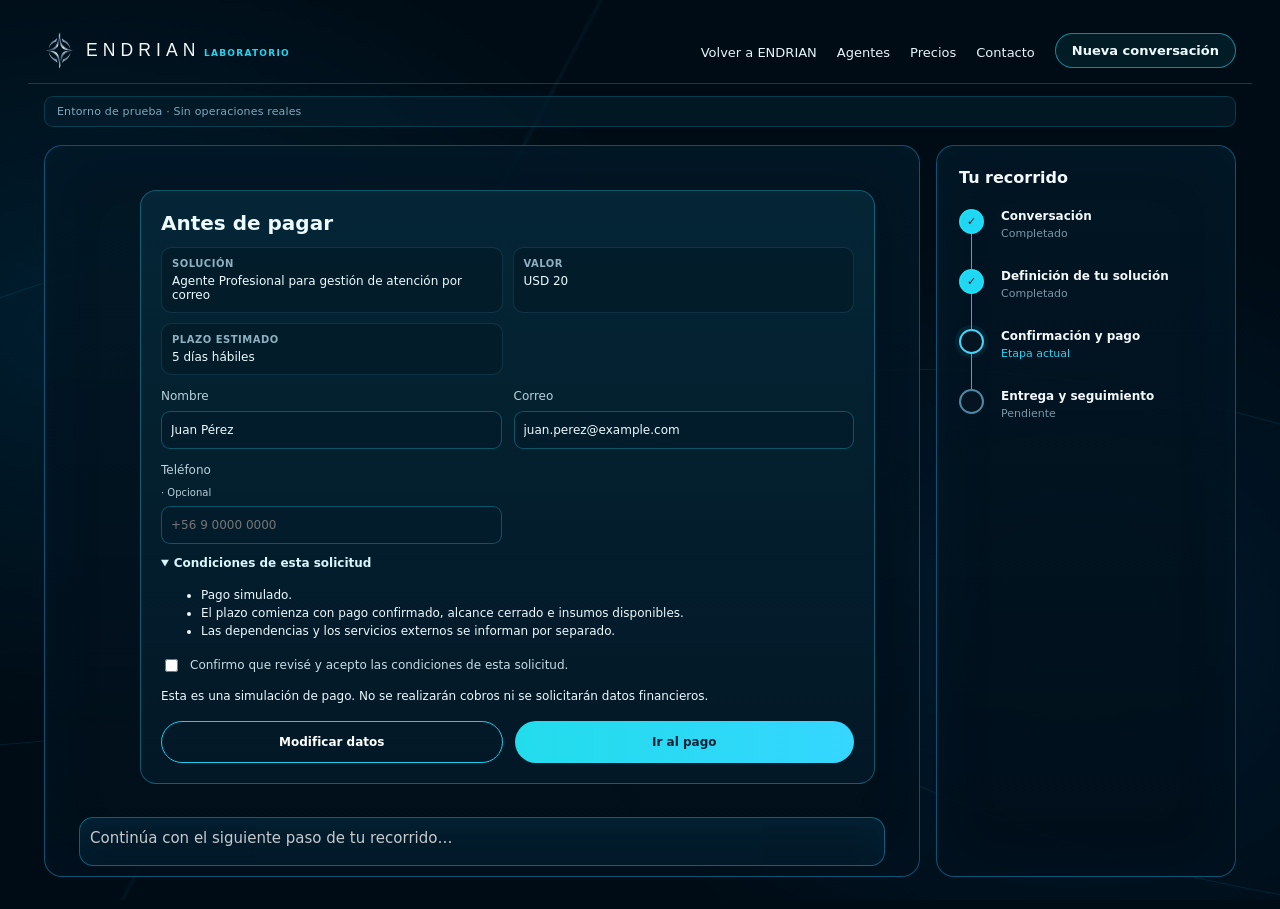
<file: evidence/v036_visual/prepayment_snapshot.html>
<!doctype html><html lang="es"><head><meta charset="utf-8"><meta name="viewport" content="width=device-width,initial-scale=1"><link rel="stylesheet" href="../../frontend/styles.css"><title>v0.3.6 · Antes de pagar</title></head><body>
<div class="ambient"></div><div class="page-shell"><header class="lab-header"><a class="brand"><img src="../../frontend/assets/identity/ENDRIAN_LOCKUP_HORIZONTAL_DARK.svg" alt="ENDRIAN"><span>LABORATORIO</span></a><nav class="header-nav"><button class="nav-button">Volver a ENDRIAN</button><button class="nav-button">Agentes</button><button class="nav-button">Precios</button><button class="nav-button">Contacto</button><button class="nav-button new-conversation-nav">Nueva conversación</button></nav></header><div class="qa-warning">Entorno de prueba · Sin operaciones reales</div>
<main class="workspace"><section class="conversation-panel"><div class="conversation-scroll"><div id="specialPanel"><section class="flow-card"><h2>Antes de pagar</h2><div class="flow-grid"><div class="flow-kv"><strong>Solución</strong><span>Agente Profesional para gestión de atención por correo</span></div><div class="flow-kv"><strong>Valor</strong><span>USD 20</span></div><div class="flow-kv"><strong>Plazo estimado</strong><span>5 días hábiles</span></div></div><div class="form-grid"><label>Nombre<input value="Juan Pérez" readonly></label><label>Correo<input value="juan.perez@example.com" readonly></label><label>Teléfono <small>· Opcional</small><input placeholder="+56 9 0000 0000"></label></div><details open><summary>Condiciones de esta solicitud</summary><ul><li>Pago simulado.</li><li>El plazo comienza con pago confirmado, alcance cerrado e insumos disponibles.</li><li>Las dependencias y los servicios externos se informan por separado.</li></ul></details><label class="check-row"><input type="checkbox"> Confirmo que revisé y acepto las condiciones de esta solicitud.</label><p>Esta es una simulación de pago. No se realizarán cobros ni se solicitarán datos financieros.</p><div class="card-actions"><button class="secondary-cta">Modificar datos</button><button class="primary-cta">Ir al pago</button></div></section></div></div><div class="composer-zone composer--compact"><textarea rows="2" disabled>Continúa con el siguiente paso de tu recorrido…</textarea></div></section>
<aside class="summary-panel"><div class="journey-heading"><h2>Tu recorrido</h2></div><div class="summary-list"><div class="summary-step done"><span class="step-dot">✓</span><strong>Conversación</strong><small>Completado</small></div><div class="summary-step done"><span class="step-dot">✓</span><strong>Definición de tu solución</strong><small>Completado</small></div><div class="summary-step current"><span class="step-dot"></span><strong>Confirmación y pago</strong><small>Etapa actual</small></div><div class="summary-step pending"><span class="step-dot"></span><strong>Entrega y seguimiento</strong><small>Pendiente</small></div></div></aside></main></div></body></html>
</file>
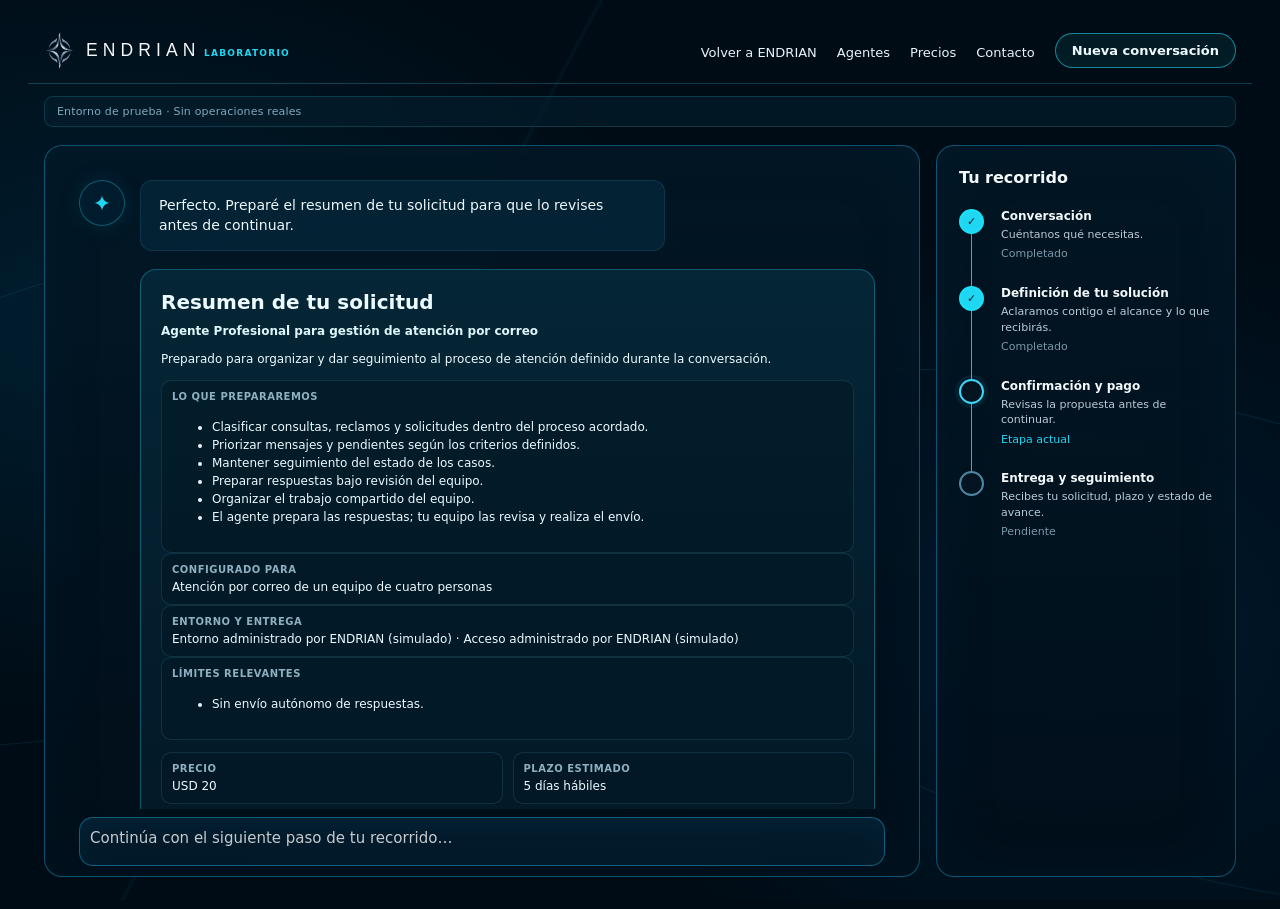
<file: evidence/v036_visual/summary_snapshot.html>
<!doctype html><html lang="es"><head><meta charset="utf-8"><meta name="viewport" content="width=device-width,initial-scale=1"><link rel="stylesheet" href="../../frontend/styles.css"><title>v0.3.6 · Resumen</title></head><body>
<div class="ambient"></div><div class="page-shell"><header class="lab-header"><a class="brand"><img src="../../frontend/assets/identity/ENDRIAN_LOCKUP_HORIZONTAL_DARK.svg" alt="ENDRIAN"><span>LABORATORIO</span></a><nav class="header-nav"><button class="nav-button">Volver a ENDRIAN</button><button class="nav-button">Agentes</button><button class="nav-button">Precios</button><button class="nav-button">Contacto</button><button class="nav-button new-conversation-nav">Nueva conversación</button></nav></header><div class="qa-warning">Entorno de prueba · Sin operaciones reales</div>
<main class="workspace"><section class="conversation-panel"><div class="conversation-scroll"><div class="message assistant intro-message"><div class="agent-mark">✦</div><div class="bubble"><p>Perfecto. Preparé el resumen de tu solicitud para que lo revises antes de continuar.</p></div></div><div id="specialPanel"><section class="flow-card"><h2>Resumen de tu solicitud</h2><h3>Agente Profesional para gestión de atención por correo</h3><p>Preparado para organizar y dar seguimiento al proceso de atención definido durante la conversación.</p><div class="flow-kv"><strong>Lo que prepararemos</strong><ul><li>Clasificar consultas, reclamos y solicitudes dentro del proceso acordado.</li><li>Priorizar mensajes y pendientes según los criterios definidos.</li><li>Mantener seguimiento del estado de los casos.</li><li>Preparar respuestas bajo revisión del equipo.</li><li>Organizar el trabajo compartido del equipo.</li><li>El agente prepara las respuestas; tu equipo las revisa y realiza el envío.</li></ul></div><div class="flow-kv"><strong>Configurado para</strong><span>Atención por correo de un equipo de cuatro personas</span></div><div class="flow-kv"><strong>Entorno y entrega</strong><span>Entorno administrado por ENDRIAN (simulado) · Acceso administrado por ENDRIAN (simulado)</span></div><div class="flow-kv"><strong>Límites relevantes</strong><ul><li>Sin envío autónomo de respuestas.</li></ul></div><div class="flow-grid"><div class="flow-kv"><strong>Precio</strong><span>USD 20</span></div><div class="flow-kv"><strong>Plazo estimado</strong><span>5 días hábiles</span></div></div><div class="card-actions"><button class="secondary-cta">Volver a hablar con ENDRIAN</button><button class="primary-cta">Continuar con mi solicitud</button></div></section></div></div><div class="composer-zone composer--compact"><textarea rows="2" disabled>Continúa con el siguiente paso de tu recorrido…</textarea></div></section>
<aside class="summary-panel"><div class="journey-heading"><h2>Tu recorrido</h2></div><div class="summary-list"><div class="summary-step done"><span class="step-dot">✓</span><strong>Conversación</strong><p>Cuéntanos qué necesitas.</p><small>Completado</small></div><div class="summary-step done"><span class="step-dot">✓</span><strong>Definición de tu solución</strong><p>Aclaramos contigo el alcance y lo que recibirás.</p><small>Completado</small></div><div class="summary-step current"><span class="step-dot"></span><strong>Confirmación y pago</strong><p>Revisas la propuesta antes de continuar.</p><small>Etapa actual</small></div><div class="summary-step pending"><span class="step-dot"></span><strong>Entrega y seguimiento</strong><p>Recibes tu solicitud, plazo y estado de avance.</p><small>Pendiente</small></div></div></aside></main></div></body></html>
</file>
<file: frontend/styles.css>
:root{
  --bg:#00111e;
  --bg-deep:#000c15;
  --panel:#041d2d;
  --panel-2:#06283b;
  --panel-3:#073149;
  --line:#0b7fad;
  --line-soft:rgba(52,188,238,.28);
  --cyan:#20d7f3;
  --cyan-bright:#38cfff;
  --text:#f3f8fb;
  --muted:#9db5c4;
  --muted-2:#6e91a7;
  --success:#30e7ff;
  --shadow:0 20px 70px rgba(0,0,0,.30);
  --radius:18px;
}
*{box-sizing:border-box}
html,body{margin:0;min-height:100%;background:var(--bg-deep);color:var(--text);font-family:Inter,ui-sans-serif,system-ui,-apple-system,BlinkMacSystemFont,"Segoe UI",sans-serif}
body{min-height:100vh;overflow-x:hidden}
button,textarea{font:inherit}
button{color:inherit}
.ambient{position:fixed;inset:0;pointer-events:none;background:
  radial-gradient(900px 620px at 8% 36%,rgba(0,126,188,.16),transparent 65%),
  radial-gradient(740px 620px at 84% 70%,rgba(0,88,159,.18),transparent 68%),
  linear-gradient(118deg,transparent 0 34%,rgba(23,198,240,.045) 34.1% 34.25%,transparent 34.35% 100%);
z-index:0}
.ambient:before,.ambient:after{content:"";position:absolute;border:1px solid rgba(31,172,226,.12);width:1200px;height:460px;border-radius:50%;transform:rotate(-14deg);left:-410px;top:250px}
.ambient:after{left:auto;right:-520px;top:410px;transform:rotate(15deg)}
.page-shell{position:relative;z-index:1;max-width:1540px;margin:0 auto;padding:18px 28px 32px}
.lab-header{height:66px;border-bottom:1px solid var(--line-soft);display:flex;align-items:center;justify-content:space-between;padding:0 16px;position:relative}
.brand{display:flex;align-items:center;gap:8px;text-decoration:none;color:var(--text);min-width:220px}
.brand img{width:152px;height:auto;display:block}
.brand span{font-size:9px;color:var(--cyan);letter-spacing:.14em;font-weight:700;margin-top:4px}
.header-nav{display:flex;align-items:center;gap:22px;font-size:13px;white-space:nowrap}
.nav-button,.profile-button,.mobile-menu,.mobile-nav button{border:0;background:transparent;cursor:pointer}
.nav-button{padding:22px 0 18px;position:relative;color:#e7f5fa}
.nav-button:hover,.nav-button:focus-visible{color:var(--cyan)}
.price-nav:after{content:"";position:absolute;left:0;right:0;bottom:8px;height:2px;background:var(--cyan);border-radius:99px}
.profile-wrap{position:relative}
.profile-button{width:36px;height:36px;border:1px solid rgba(32,215,243,.48);border-radius:50%;display:grid;place-items:center;color:var(--cyan);font-size:21px}
.profile-menu{position:absolute;right:0;top:44px;z-index:20;background:#062436;border:1px solid var(--line-soft);padding:8px;border-radius:10px;min-width:170px;box-shadow:var(--shadow)}
.profile-menu button{width:100%;background:transparent;border:0;color:#fff;text-align:left;padding:10px 12px;cursor:pointer;border-radius:7px}
.profile-menu button:hover{background:rgba(32,215,243,.09)}
.mobile-menu,.mobile-nav{display:none}
.qa-warning{margin:12px 16px 0;padding:8px 12px;border:1px solid rgba(32,215,243,.18);border-radius:9px;background:rgba(4,31,46,.64);font-size:11px;color:#80a8bc;letter-spacing:.015em}
.workspace{display:grid;grid-template-columns:minmax(0,1fr) 300px;gap:16px;padding:18px 16px 0;height:clamp(620px,calc(100dvh - 150px),780px);min-height:0}
.conversation-panel,.summary-panel{border:1px solid rgba(21,155,207,.48);background:linear-gradient(180deg,rgba(2,23,37,.88),rgba(1,15,26,.92));box-shadow:inset 0 0 70px rgba(0,75,112,.07);border-radius:var(--radius)}
.conversation-panel{display:flex;flex-direction:column;height:100%;min-height:0;overflow:hidden}
.conversation-scroll{flex:1 1 auto;min-height:0;margin-block:8px;padding:26px 34px 26px;overflow-y:auto;overscroll-behavior:contain;scrollbar-gutter:stable;scrollbar-color:#0c5f82 transparent;scroll-padding-block:24px}
.message{display:flex;gap:15px;align-items:flex-start;margin:0 0 18px}
.message.user{justify-content:flex-end}
.message.user .bubble{background:#0b4f75;border-color:rgba(64,192,238,.23);max-width:58%}
.agent-mark{flex:0 0 auto;width:46px;height:46px;border:1px solid rgba(32,215,243,.34);border-radius:50%;display:grid;place-items:center;color:var(--cyan);font-size:22px;background:rgba(2,31,49,.85);box-shadow:0 0 25px rgba(22,193,231,.10)}
.bubble{max-width:66%;padding:14px 18px;border:1px solid rgba(61,151,188,.18);background:rgba(4,37,56,.84);border-radius:12px;line-height:1.45;font-size:14px;color:#edf7fb}
.registration-form.bubble{max-width:420px;width:100%}
.registration-form .field-block input{width:100%;border:1px solid rgba(32,215,243,.3);background:#031c2b;color:#eefbff;border-radius:9px;padding:9px;font:inherit}
.registration-form .field-error:empty{display:none}
.bubble p{margin:0;white-space:pre-line}
.message-meta{font-size:10px;color:var(--muted-2);margin-top:5px}
.composer-zone{flex:0 0 auto;margin:0 34px 18px;border:1px solid rgba(29,172,220,.62);border-radius:14px;background:linear-gradient(180deg,rgba(5,38,58,.92),rgba(3,28,44,.95));box-shadow:inset 0 0 28px rgba(0,126,188,.06);padding:14px 16px 10px}
.composer-zone.composer--compact{margin-bottom:10px;padding:7px 10px 6px;opacity:.78}
.composer-zone.composer--compact textarea{min-height:30px;height:30px;line-height:1.25;padding:4px 0;overflow:hidden}
.composer-zone.composer--compact .composer-help,.composer-zone.composer--compact .disabled-tools{display:none}
.composer-zone.composer--compact .composer-actions{justify-content:flex-end;margin-top:2px}
.composer-zone.composer--compact .send-button{width:32px;height:32px}
textarea{width:100%;resize:none;border:0;outline:0;background:transparent;color:#fff;font-size:15px;line-height:1.45;min-height:60px}
textarea::placeholder{color:#7f9baa}
.composer-help{font-size:12px;color:#8ba5b5;margin-top:2px}
.composer-actions{display:flex;align-items:center;justify-content:space-between;margin-top:9px}
.disabled-tools{display:flex;align-items:center;gap:6px;color:#68899b;font-size:10px}
.disabled-tools button{width:27px;height:27px;background:transparent;border:0;color:#7895a5;font-size:17px;cursor:not-allowed;padding:0}
.send-button{width:44px;height:44px;border-radius:50%;border:0;background:linear-gradient(135deg,#1cdcf7,#49adff);color:#002136;font-size:24px;font-weight:600;cursor:pointer;box-shadow:0 0 25px rgba(30,211,245,.26)}
.send-button:disabled{opacity:.45;cursor:wait}
.starters{padding:0 34px 26px}
.starters strong{display:block;font-size:12px;margin-bottom:10px}
.starter-grid{display:flex;flex-wrap:wrap;gap:10px}
.starter{border:1px solid rgba(24,129,170,.5);background:rgba(4,36,54,.72);border-radius:999px;padding:10px 15px;font-size:12px;cursor:pointer;display:flex;align-items:center;gap:8px}
.starter:before{content:"✦";color:var(--cyan)}
.starter:hover{border-color:rgba(32,215,243,.72);background:rgba(7,54,77,.9)}
.summary-panel{height:100%;min-height:0;padding:22px 22px;align-self:stretch;overflow-y:auto;overscroll-behavior:contain;scrollbar-color:#0c5f82 transparent}
.summary-panel h2{font-size:16px;margin:0 0 22px}
.summary-list{position:relative;display:flex;flex-direction:column;gap:0}
.summary-step{position:relative;padding:0 0 24px 42px;min-height:60px}
.summary-step:not(:last-child):before{content:"";position:absolute;left:12px;top:24px;width:1px;height:calc(100% - 2px);background:#3da9d0}
.step-dot{position:absolute;left:0;top:0;width:25px;height:25px;border-radius:50%;border:2px solid #4f88a4;background:#041521;display:grid;place-items:center;font-size:11px;color:#072333}
.summary-step.done .step-dot{border-color:#1be1f8;background:var(--cyan);color:#01202e}
.summary-step.current .step-dot{border-color:#42d5fa;box-shadow:0 0 0 4px rgba(32,215,243,.08)}
.summary-step strong{display:block;font-size:12px;margin-bottom:4px}
.summary-step p{margin:0 0 5px;color:#b9ccd6;line-height:1.4;font-size:11px}
.summary-step small{display:block;color:#7898a9;line-height:1.35;font-size:11px}
.summary-step.current small{color:var(--cyan)}
.journey-notice{margin-top:2px;padding:11px 12px;border:1px solid rgba(32,215,243,.22);border-radius:9px;background:rgba(7,48,69,.55);color:#c8dce5;font-size:11px;line-height:1.4}
.mobile-summary-toggle{display:none}
.route-card,.confirmation-card{margin:8px 4px 18px 61px;max-width:720px;border:1px solid rgba(18,130,173,.55);background:rgba(3,31,47,.91);border-radius:13px;padding:18px}
.route-card h2,.confirmation-card h2{font-size:19px;margin:0 0 12px}
.route-row{display:grid;grid-template-columns:36px 170px 1fr;gap:10px;align-items:start;padding:11px 0;border-bottom:1px solid rgba(63,135,164,.19)}
.route-row:last-of-type{border-bottom:0}
.route-icon{width:30px;height:30px;border-radius:8px;background:#06517a;color:var(--cyan);display:grid;place-items:center}
.route-label{font-size:12px;font-weight:700}
.route-value{font-size:12px;color:#d9ebf2;line-height:1.4}
.card-actions{display:flex;gap:12px;margin-top:16px}
.primary-cta,.secondary-cta{height:42px;padding:0 22px;border-radius:999px;cursor:pointer;font-weight:700;font-size:12px}
.primary-cta{border:0;background:linear-gradient(90deg,#22dceb,#35d6ff);color:#002338;display:flex;align-items:center;justify-content:center;gap:14px;flex:1}
.secondary-cta{border:1px solid #19cce9;background:transparent;color:#fff;flex:1}
.status-card{margin-top:15px;padding:15px;border:1px solid rgba(32,215,243,.15);background:rgba(8,47,68,.58);border-radius:10px;display:flex;gap:12px;align-items:center;color:#bcd0db;font-size:12px}
.status-card .plane{width:52px;height:52px;border-radius:50%;display:grid;place-items:center;background:rgba(11,86,117,.6);color:var(--cyan);font-size:25px}
.drawer-backdrop{position:fixed;inset:0;background:rgba(0,5,10,.56);z-index:40;backdrop-filter:blur(2px)}
.price-drawer{position:fixed;z-index:50;right:28px;top:86px;width:410px;max-height:calc(100vh - 110px);overflow:auto;border:1px solid rgba(32,215,243,.45);border-radius:16px;background:linear-gradient(180deg,#052b41,#031b2b);padding:20px;box-shadow:0 28px 90px rgba(0,0,0,.5);transform:translateX(calc(100% + 60px));transition:transform .25s ease}
.price-drawer.open{transform:translateX(0)}
.drawer-handle{display:none}
.drawer-head{display:flex;justify-content:space-between;gap:12px}
.eyebrow{color:var(--cyan);font-weight:700;font-size:11px;letter-spacing:.1em}
.drawer-head h2{font-size:19px;margin:6px 0 8px}
.close-button{border:1px solid rgba(125,184,207,.42);background:rgba(4,30,44,.6);width:34px;height:34px;border-radius:50%;font-size:20px;cursor:pointer}
.price-drawer>p{font-size:12px;color:#d0e1e8;line-height:1.45;margin:4px 0 15px}
.price-categories{display:flex;flex-direction:column;gap:8px}
.price-card{border:1px solid rgba(36,132,170,.42);border-radius:10px;background:rgba(1,29,44,.72);padding:13px 14px;display:grid;grid-template-columns:38px 1fr;gap:10px}
.price-card .icon{width:34px;height:34px;border-radius:7px;background:#064b6e;color:var(--cyan);display:grid;place-items:center;font-size:19px}
.price-card h3{font-size:13px;margin:0 0 3px}.price-card p{font-size:11px;color:#9eb7c5;margin:0;line-height:1.35}
.price-note{display:flex;gap:10px;margin:14px 0;padding:10px 0;border-top:1px solid rgba(42,133,168,.24);border-bottom:1px solid rgba(42,133,168,.24);color:#b8ccd6;font-size:11px}.price-note span{color:var(--cyan);font-size:19px}.price-note p{margin:0}
.info-dialog{width:min(520px,calc(100vw - 40px));border:1px solid rgba(32,215,243,.42);border-radius:14px;background:#052436;color:#fff;padding:24px;box-shadow:var(--shadow)}
.info-dialog::backdrop{background:rgba(0,6,12,.68)}.dialog-close{position:absolute;right:16px;top:16px}.info-dialog h2{margin:0 48px 15px 0;font-size:20px}.info-dialog p{color:#b7ccd7;line-height:1.55;font-size:13px}
.loading-dot{display:inline-flex;gap:4px}.loading-dot span{width:5px;height:5px;border-radius:50%;background:#48d8f5;animation:pulse 1s infinite alternate}.loading-dot span:nth-child(2){animation-delay:.2s}.loading-dot span:nth-child(3){animation-delay:.4s}@keyframes pulse{to{opacity:.25;transform:translateY(-2px)}}
.sr-only{position:absolute!important;width:1px!important;height:1px!important;padding:0!important;margin:-1px!important;overflow:hidden!important;clip:rect(0,0,0,0)!important;white-space:nowrap!important;border:0!important}

@media (max-width:900px){
  .page-shell{padding:0;max-width:none}.lab-header{height:68px;padding:0 18px;background:rgba(0,14,25,.96);position:sticky;top:0;z-index:30}.brand{min-width:0}.brand img{width:130px}.brand span{font-size:7px}.header-nav{display:none}.mobile-menu{display:block;font-size:22px;color:#fff}.mobile-nav{display:flex;position:fixed;z-index:35;top:68px;left:0;right:0;flex-direction:column;background:#031b2a;border-bottom:1px solid rgba(32,215,243,.25);padding:10px 18px}.mobile-nav[hidden]{display:none}.mobile-nav button{text-align:left;padding:12px 0;border-bottom:1px solid rgba(255,255,255,.06)}.qa-warning{margin:10px 12px 0;font-size:10px}.workspace{display:block;height:clamp(540px,calc(100dvh - 122px),760px);min-height:0;padding:10px 12px 24px}.conversation-panel{height:100%;min-height:0;border-radius:14px}.summary-panel{display:none}.mobile-summary-toggle{display:block;flex:0 0 auto;border-bottom:1px solid rgba(32,215,243,.17);padding:10px 13px}.mobile-summary-toggle>button{width:100%;display:flex;align-items:center;justify-content:space-between;border:0;background:transparent;color:#f5fbfd;font-size:12px;font-weight:700;padding:5px}.mobile-summary-toggle #mobileSummary{max-height:46dvh;overflow-y:auto;padding:10px 4px 2px}.conversation-scroll{padding:16px 12px 12px}.message{gap:8px;margin-bottom:13px}.agent-mark{width:34px;height:34px;font-size:16px}.bubble{max-width:82%;font-size:12px;padding:11px 12px}.message.user .bubble{max-width:78%}.intro-message .bubble{max-width:84%}.composer-zone{margin:0 10px 10px;padding:11px 12px 8px}.composer-help{font-size:10px}.disabled-tools span{display:none}.send-button{width:38px;height:38px;font-size:20px}.starters{padding:0 10px 14px}.starters strong{display:none}.starter-grid{display:grid;grid-template-columns:repeat(3,1fr);gap:6px}.starter{border-radius:8px;padding:8px 6px;font-size:9px;justify-content:center;text-align:center;min-height:46px}.route-card,.confirmation-card{margin:5px 0 15px;max-width:none;padding:14px}.route-card h2,.confirmation-card h2{font-size:17px}.route-row{grid-template-columns:30px 1fr;gap:8px}.route-value{grid-column:2}.route-label{font-size:11px}.route-value{font-size:11px}.card-actions{flex-direction:column;gap:8px}.primary-cta,.secondary-cta{width:100%;flex:none}.price-drawer{left:10px;right:10px;top:auto;bottom:10px;width:auto;max-height:82vh;border-radius:18px;transform:translateY(calc(100% + 30px));padding:16px}.price-drawer.open{transform:translateY(0)}.drawer-handle{display:block;width:52px;height:4px;border-radius:99px;background:#5b8598;margin:0 auto 14px}.price-card{grid-template-columns:34px 1fr}.summary-step{padding-bottom:15px;min-height:46px}.summary-step strong{font-size:11px}.summary-step p{font-size:10px}.summary-step small{font-size:10px}
}


/* Agentes integration QA v0.1 */
.agent-explore-entry{margin:-4px 0 18px 61px}.agent-explore-button{display:inline-flex;align-items:center;gap:18px;border:1px solid rgba(32,215,243,.7);background:rgba(4,34,51,.75);color:#eaf9fc;border-radius:999px;padding:10px 16px;font-size:12px;font-weight:700;cursor:pointer}.agent-explore-button:hover,.agent-explore-button:focus-visible{border-color:var(--cyan);box-shadow:0 0 0 3px rgba(32,215,243,.08)}
.agent-layer-backdrop{position:fixed;inset:0;background:rgba(0,7,13,.68);backdrop-filter:blur(6px);z-index:70}.agent-layer-open{overflow:hidden}.agent-explorer,.agent-detail{position:fixed;z-index:80;background:linear-gradient(180deg,#06283b,#031a2a);border:1px solid rgba(32,215,243,.45);box-shadow:0 35px 100px rgba(0,0,0,.58);color:#fff}.agent-explorer[hidden],.agent-detail[hidden],.agent-layer-backdrop[hidden]{display:none!important}.agent-explorer{right:32px;top:90px;width:min(420px,calc(100vw - 64px));max-height:calc(100vh - 122px);overflow:auto;border-radius:16px;padding:20px}.agent-layer-head,.agent-detail-head{display:flex;align-items:flex-start;justify-content:space-between;gap:18px}.agent-layer-head h2,.agent-detail-head h2{margin:4px 0 0;font-size:21px}.agent-layer-intro{font-size:12px;line-height:1.5;color:#a9c2cf;margin:8px 0 18px}.agent-category{margin-top:18px}.agent-category h3{font-size:11px;letter-spacing:.12em;text-transform:uppercase;color:#8caabc;margin:0 0 8px}.agent-option-list{display:flex;flex-direction:column;gap:8px}.agent-option{width:100%;display:grid;grid-template-columns:44px minmax(0,1fr) 22px;gap:12px;align-items:center;text-align:left;border:1px solid rgba(48,145,182,.34);background:rgba(2,28,43,.82);color:#fff;border-radius:11px;padding:12px;cursor:pointer}.agent-option:hover,.agent-option:focus-visible{border-color:rgba(32,215,243,.72);background:rgba(5,45,64,.95)}.agent-option img{width:42px;height:42px;object-fit:contain}.agent-option strong{display:block;font-size:13px;margin-bottom:4px}.agent-option small{display:block;color:#95afbd;font-size:11px;line-height:1.35;white-space:normal;overflow:visible;text-overflow:clip}.agent-option-arrow{color:var(--cyan);font-size:18px}.agent-sheet-handle{display:none}
.agent-detail{left:50%;top:50%;transform:translate(-50%,-50%);width:min(820px,calc(100vw - 64px));height:min(760px,calc(100vh - 64px));border-radius:17px;display:grid;grid-template-rows:auto minmax(0,1fr) auto;overflow:hidden}.agent-detail-head{padding:20px 22px 12px;border-bottom:1px solid rgba(62,145,177,.18)}.agent-detail-title-wrap{display:flex;align-items:center;gap:14px;min-width:0}.agent-detail-id{width:56px;height:56px;object-fit:contain;flex:0 0 auto}.agent-detail-scroll{overflow:auto;padding:18px 24px 24px;scrollbar-color:#0c6688 transparent}.agent-detail-intro{font-size:14px;color:#c7dbe4;line-height:1.55;margin:0 0 18px}.agent-detail-fields{display:grid;grid-template-columns:1fr 1fr;gap:0 24px}.agent-field{padding:14px 0;border-top:1px solid rgba(61,139,169,.18);min-width:0}.agent-field h3{font-size:12px;color:#fff;margin:0 0 7px}.agent-field p,.agent-field li{font-size:12px;line-height:1.5;color:#a9c0cc;overflow-wrap:anywhere;white-space:normal}.agent-field p{margin:0}.agent-field ul{margin:0;padding-left:18px}.agent-field li+li{margin-top:5px}.agent-cta-transition{margin:18px 0 4px;padding-top:16px;border-top:1px solid rgba(61,139,169,.18);font-size:12px;color:#b9ced8}.agent-detail-footer{display:flex;align-items:center;justify-content:space-between;gap:18px;padding:14px 22px;border-top:1px solid rgba(61,139,169,.23);background:#031b2a}.agent-price{font-size:13px;font-weight:700;color:#e8f9fc}.agent-talk{flex:0 0 auto;min-width:210px}.agent-selection-status{margin:4px 0 18px 61px;max-width:720px;border:1px solid rgba(32,215,243,.28);background:rgba(5,42,59,.6);border-radius:11px;padding:12px}.agent-selection-line{display:grid;grid-template-columns:42px minmax(0,1fr) auto;gap:12px;align-items:center}.agent-selection-line img{width:40px;height:40px}.agent-selection-line strong{display:block;font-size:12px}.agent-selection-line p{margin:3px 0 0;color:#9fb7c3;font-size:11px;line-height:1.4}.agent-change-link{border:0;background:transparent;color:var(--cyan);font-size:11px;font-weight:700;cursor:pointer}.agent-change-link:hover{text-decoration:underline}
@media (max-width:900px){.agent-explore-entry{margin:0 0 14px 42px}.agent-explore-button{padding:9px 13px;font-size:11px}.agent-explorer,.agent-detail{left:8px;right:8px;top:auto;bottom:8px;width:auto;transform:none;border-radius:18px}.agent-explorer{max-height:78vh;padding:14px 14px 18px}.agent-sheet-handle{display:block;width:50px;height:4px;border-radius:99px;background:#5c8192;margin:0 auto 12px}.agent-detail{height:calc(100dvh - 16px);display:grid;grid-template-rows:auto minmax(0,1fr) auto}.agent-detail>.agent-sheet-handle{position:absolute;top:8px;left:50%;transform:translateX(-50%);margin:0;z-index:2}.agent-detail-head{padding:22px 14px 10px}.agent-detail-id{width:46px;height:46px}.agent-detail-head h2{font-size:18px}.agent-detail-scroll{padding:14px 16px 24px}.agent-detail-fields{grid-template-columns:1fr}.agent-detail-footer{position:sticky;bottom:0;display:block;padding:12px 14px 14px}.agent-price{margin:0 0 9px;font-size:12px}.agent-talk{width:100%;min-width:0}.agent-selection-status{margin:2px 0 14px 42px;padding:10px}.agent-selection-line{grid-template-columns:36px minmax(0,1fr);gap:9px}.agent-selection-line img{width:34px;height:34px}.agent-change-link{grid-column:2;justify-self:start;padding:0}.agent-option{grid-template-columns:40px minmax(0,1fr) 18px;padding:10px}.agent-option img{width:38px;height:38px}}
@media (prefers-reduced-motion:reduce){.agent-explorer,.agent-detail,.agent-explore-button,.agent-option{scroll-behavior:auto!important;transition:none!important;animation:none!important}}


/* Mobile responsive collision/clip fixes — QA v0.1.2 */
@media (max-width:900px){
  .qa-warning{
    white-space:normal;
    overflow-wrap:anywhere;
    word-break:normal;
    line-height:1.45;
    max-width:calc(100vw - 24px);
  }
  .intro-message{margin-bottom:16px}
  .agent-explore-entry{
    margin:0 0 18px 42px;
    position:relative;
    clear:both;
  }
  .agent-explore-button{
    max-width:calc(100% - 42px);
    white-space:normal;
    line-height:1.25;
  }
  .agent-selection-status{
    margin:4px 0 16px 42px;
    padding:12px;
    min-height:0;
    height:auto;
  }
  .agent-selection-line{
    grid-template-columns:36px minmax(0,1fr);
    grid-template-rows:auto auto;
    align-items:start;
    gap:8px 10px;
  }
  .agent-selection-line>div{min-width:0}
  .agent-selection-line strong,
  .agent-selection-line p{
    overflow-wrap:anywhere;
    word-break:normal;
  }
  .agent-selection-line img{grid-row:1 / span 2;align-self:start}
  .agent-change-link{
    grid-column:2;
    grid-row:2;
    justify-self:start;
    align-self:start;
    padding:3px 0 0;
    line-height:1.35;
  }
  .card-actions{
    display:flex;
    flex-direction:column;
    align-items:stretch;
    gap:8px;
  }
  .card-actions .primary-cta,
  .card-actions .secondary-cta{
    width:100%;
    min-width:0;
    flex:0 0 auto;
    white-space:normal;
    line-height:1.25;
  }
  .agent-option{
    min-height:0;
    height:auto;
    align-items:start;
    grid-template-columns:40px minmax(0,1fr) 18px;
    padding:11px 10px;
  }
  .agent-option>span:nth-child(2){min-width:0}
  .agent-option strong,
  .agent-option small{
    white-space:normal;
    overflow:visible;
    text-overflow:clip;
    overflow-wrap:anywhere;
    word-break:normal;
  }
  .agent-option small{line-height:1.4}
  .agent-option-arrow{align-self:center}
}
@media (max-width:520px){
  .conversation-scroll{padding-top:18px}
  .agent-explorer{max-height:calc(100dvh - 16px);overflow-y:auto}
  .agent-category{margin-top:16px}
  .agent-option-list{gap:10px}
  .agent-detail-head{gap:10px}
  .agent-detail-title-wrap{min-width:0}
  .agent-detail-title-wrap>div{min-width:0}
  .agent-detail-head h2,
  .agent-detail-intro,
  .agent-field p,
  .agent-field li,
  .agent-price{
    overflow-wrap:anywhere;
    word-break:normal;
  }
}

/* Full Flow QA v0.2 — localized extension over v0.1.2 */
.flow-card{margin:10px 0 18px 61px;max-width:760px;border:1px solid rgba(32,215,243,.34);background:linear-gradient(180deg,rgba(5,39,56,.94),rgba(3,25,39,.95));border-radius:16px;padding:20px;color:#edfaff}.flow-card h2{margin:0 0 10px;font-size:20px}.flow-card h3{margin:4px 0 8px;font-size:12px;color:#dff7fb}.flow-card p,.flow-card li,.flow-card label{font-size:12px;line-height:1.5}.flow-qa-badge{display:inline-flex;margin:0 0 12px;padding:5px 9px;border:1px solid rgba(32,215,243,.36);border-radius:999px;color:#69dced;font-size:10px;font-weight:800;letter-spacing:.08em}.flow-grid{display:grid;grid-template-columns:repeat(2,minmax(0,1fr));gap:10px;margin:12px 0}.flow-kv{border:1px solid rgba(70,146,175,.2);background:rgba(2,25,38,.62);border-radius:10px;padding:10px;min-width:0}.flow-kv strong{display:block;font-size:10px;color:#8fb0c0;margin-bottom:5px;text-transform:uppercase;letter-spacing:.05em}.flow-kv span,.flow-kv code{display:block;font-size:12px;color:#ecfbff;white-space:normal;overflow-wrap:anywhere}.flow-columns{display:grid;grid-template-columns:1fr 1fr;gap:12px;margin:12px 0}.flow-columns>div{border:1px solid rgba(70,146,175,.18);border-radius:10px;padding:10px}.flow-columns ul{margin:0;padding-left:18px}.form-grid{display:grid;grid-template-columns:1fr 1fr;gap:12px;margin:12px 0}.form-grid label,.flow-card>label:not(.check-row){display:flex;flex-direction:column;gap:6px;color:#bad1dc}.form-grid input,.form-grid textarea,.form-grid select,.flow-card>label textarea{width:100%;border:1px solid rgba(32,215,243,.3);background:#031c2b;color:#eefbff;border-radius:9px;padding:9px;font:inherit;resize:vertical}.form-grid textarea,.flow-card>label textarea{min-height:72px}.check-row{display:flex;align-items:flex-start;gap:9px;margin:9px 0;color:#c8dce5}.check-row input{margin-top:3px}.flow-note{margin:10px 0;padding:10px;border-left:3px solid var(--cyan);background:rgba(32,215,243,.06);font-size:11px;color:#b7d4df}.flow-error:not(:empty){margin:10px 0}.flow-error{color:#ffbdc5;font-size:12px}.flow-actions-four,.payment-actions{display:grid;grid-template-columns:repeat(2,minmax(0,1fr));gap:8px;margin-top:14px}.flow-actions-four .primary-cta,.flow-actions-four .secondary-cta,.payment-actions .primary-cta,.payment-actions .secondary-cta{width:100%;min-width:0}.gate-list{display:grid;grid-template-columns:1fr 1fr;gap:6px;margin:10px 0}.gate-item{border:1px solid rgba(70,146,175,.18);border-radius:8px;padding:7px;font-size:10px}.pass{color:#62e7c0}.fail{color:#ff9eac}.email-preview{border:1px solid rgba(70,146,175,.18);border-radius:10px;padding:10px;margin:8px 0}.email-preview pre,.flow-card details pre{white-space:pre-wrap;overflow-wrap:anywhere;font-size:11px;color:#b7ced9}.flow-card details{margin:10px 0}.flow-card summary{cursor:pointer;font-size:12px;font-weight:700;color:#daf5fa}.flow-state-chip{display:inline-flex;margin:0 0 12px;padding:5px 8px;border:1px solid rgba(32,215,243,.3);border-radius:999px;font-size:10px;color:#75dceb}.human-review-mini{margin-top:10px;padding:9px;border-radius:8px;background:rgba(183,73,88,.12);border:1px solid rgba(255,119,139,.28);font-size:11px;color:#ffc4cd}.human-review-card{border-color:rgba(255,119,139,.34)}
.flow-kv small{display:block;margin-top:6px;color:#9ab8c6;font-size:10.5px;line-height:1.45}
.request-summary-group{border-top:1px solid rgba(78,190,211,.16);padding-top:10px;margin-top:10px}.request-summary-group:first-child{border-top:0;margin-top:0;padding-top:0}
.form-grid.single-field{grid-template-columns:minmax(0,1fr)}
.contact-form-grid{align-items:start}.contact-form-grid>*{min-width:0}.field-block{display:flex;flex-direction:column;gap:6px;min-width:0}.field-help{display:block;min-height:2.6em;color:#8fb0c0;font-size:10px;line-height:1.3}.field-error{display:block;min-height:1.3em;color:#ffbdc5;font-size:11px;line-height:1.3}.field-block input[aria-invalid="true"]{border-color:#ff8f9f}
.country-picker{position:relative}.country-picker-input{padding-right:32px!important}.country-picker-list{position:absolute;z-index:30;top:calc(100% + 5px);left:0;right:0;max-height:220px;overflow:auto;border:1px solid rgba(32,215,243,.55);border-radius:10px;background:#031c2b;box-shadow:0 16px 36px rgba(0,0,0,.45);padding:5px}.country-picker-list button{display:grid;grid-template-columns:24px 1fr auto;gap:8px;align-items:center;width:100%;border:0;border-radius:7px;background:transparent;color:#eafaff;text-align:left;padding:8px;font:inherit;cursor:pointer}.country-picker-list button:hover,.country-picker-list button:focus{outline:0;background:rgba(32,215,243,.13);color:#fff}.country-picker-list button[hidden]{display:none}.country-picker-list small{color:#75dceb}.country-picker:focus-within .country-picker-input{border-color:var(--cyan);box-shadow:0 0 0 2px rgba(32,215,243,.12)}.document-note{padding:9px 11px;border-radius:9px;background:rgba(32,215,243,.07);border:1px solid rgba(32,215,243,.2);color:#b9d7e1}
.billing-country-picker .country-picker-list{overflow-x:hidden}.billing-country-picker .country-picker-list button{display:block;white-space:normal;overflow-wrap:normal;word-break:normal}.billing-country-picker .country-picker-list button span{display:block;width:100%}
.billing-country-picker .country-picker-list button[hidden]{display:none}
.phone-prefix-picker .country-picker-list button{grid-template-columns:1fr auto;white-space:nowrap;font-weight:400}.phone-prefix-picker .country-picker-list button span,.phone-prefix-picker .country-picker-list button small{font:inherit;font-weight:inherit;color:inherit}.phone-prefix-picker .country-picker-list{overflow-x:hidden}
.phone-field{color:#bad1dc;font-size:12px;line-height:1.5}.phone-field>span{display:block}.phone-controls{display:grid;grid-template-columns:124px minmax(0,1fr);gap:8px;align-items:start}.phone-number-label{display:block;min-width:0}.phone-number-label input{height:38px;font-size:12px}.phone-controls .country-picker-input{height:38px;padding-inline:9px!important;font-size:12px;font-weight:400}.phone-controls .country-picker-list button{font-size:12px}.phone-error{min-height:1.3em}

@media (max-width:900px){
  .flow-card{margin:8px 0 16px 42px;max-width:calc(100% - 42px);padding:15px}
  .flow-grid,.flow-columns,.form-grid,.flow-actions-four,.payment-actions,.gate-list{grid-template-columns:1fr}
  .flow-actions-four .primary-cta,.flow-actions-four .secondary-cta,.payment-actions .primary-cta,.payment-actions .secondary-cta{white-space:normal;line-height:1.3}
}
@media (max-width:520px){
  .flow-card{margin-left:0;max-width:100%;padding:14px}
  .flow-card h2{font-size:18px}
  .flow-kv span,.flow-kv code,.flow-card p,.flow-card li,.flow-card label{overflow-wrap:anywhere;word-break:normal}
  .phone-controls{grid-template-columns:112px minmax(0,1fr)}
  .field-help{min-height:0}
}
@media (prefers-reduced-motion:reduce){
  .loading-dot span{animation:none!important;opacity:.75!important}
  .flow-card,.flow-card *{scroll-behavior:auto!important;transition:none!important;animation:none!important}
}

/* Full Flow QA v0.2.1 — localized Mobile header occlusion fix */
@media (max-width:900px){
  .lab-header{
    background:#000e19;
    background-image:none;
    isolation:isolate;
    box-shadow:0 1px 0 rgba(32,215,243,.14),0 8px 18px rgba(0,0,0,.32);
  }
  .lab-header::before{
    content:"";
    position:absolute;
    inset:0;
    z-index:-1;
    background:#000e19;
    pointer-events:none;
  }
}

/* UX general QA v0.2.2 — navegación/paneles/información. No altera flujo conversacional. */
.header-nav{gap:20px}
.new-conversation-nav{
  padding:9px 16px;
  border:1px solid rgba(32,215,243,.58);
  border-radius:999px;
  background:rgba(32,215,243,.08);
  color:#effcff;
  font-weight:700;
}
.new-conversation-nav:hover,.new-conversation-nav:focus-visible{
  background:rgba(32,215,243,.14);
  border-color:var(--cyan);
}
.lab-footer{
  position:relative;
  z-index:2;
  max-width:1540px;
  margin:0 auto;
  padding:2px 44px 18px;
  display:flex;
  justify-content:flex-end;
  gap:16px;
}
.footer-link{
  border:0;
  background:transparent;
  color:#7697a9;
  font-size:11px;
  padding:4px 0;
  cursor:pointer;
}
.footer-link:hover,.footer-link:focus-visible{color:var(--cyan);text-decoration:underline}

/* Price and Contact share the same drawer language. */
.price-drawer,.contact-drawer{
  position:fixed;
  z-index:50;
  right:28px;
  top:86px;
  width:430px;
  max-height:calc(100vh - 110px);
  overflow:auto;
  border:1px solid rgba(32,215,243,.45);
  border-radius:16px;
  background:linear-gradient(180deg,#052b41,#031b2b);
  padding:20px;
  box-shadow:0 28px 90px rgba(0,0,0,.5);
  transform:translateX(calc(100% + 60px));
  transition:transform .25s ease;
}
.price-drawer.open,.contact-drawer.open{transform:translateX(0)}
.price-drawer[aria-hidden="true"],.contact-drawer[aria-hidden="true"]{pointer-events:none}
.price-agent-group{margin-top:16px}
.price-agent-group>h3{
  margin:0 0 8px;
  font-size:11px;
  letter-spacing:.12em;
  text-transform:uppercase;
  color:#8caabc;
}
.price-agent-card{
  width:100%;
  display:grid;
  grid-template-columns:42px minmax(0,1fr) 24px;
  gap:12px;
  align-items:center;
  border:1px solid rgba(48,145,182,.34);
  background:rgba(2,28,43,.82);
  color:#fff;
  border-radius:11px;
  padding:12px;
  margin-bottom:8px;
  text-align:left;
  cursor:pointer;
}
.price-agent-card:hover,.price-agent-card:focus-visible{border-color:rgba(32,215,243,.72);background:rgba(5,45,64,.95)}
.price-agent-card img{width:40px;height:40px;object-fit:contain}
.price-agent-copy{min-width:0}
.price-agent-copy strong,.price-agent-copy small,.price-agent-copy b{display:block;white-space:normal;overflow-wrap:anywhere}
.price-agent-copy strong{font-size:13px;margin-bottom:4px}
.price-agent-copy small{font-size:11px;line-height:1.35;color:#95afbd}
.price-agent-copy .agent-card-need,.agent-option .agent-card-need{color:#d7edf4;font-weight:650;margin-bottom:4px}
.price-agent-copy b{margin-top:7px;font-size:11px;color:#dffaff;font-weight:700}
.price-agent-arrow,.agent-option-arrow{
  display:grid;
  place-items:center;
  line-height:1;
  min-width:20px;
  min-height:20px;
  color:var(--cyan);
  font-size:18px;
}

.contact-form{display:flex;flex-direction:column;gap:10px;margin-top:8px}
.general-contact-grid{display:grid;grid-template-columns:minmax(0,1fr) minmax(0,1fr);gap:9px 14px;align-items:start}
.general-contact-grid>*{min-width:0}.general-contact-wide{grid-column:1/-1}
.general-contact-grid .field-block,.general-contact-grid>label,.general-contact-grid .phone-field{min-height:0}
.contact-form label{display:flex;flex-direction:column;gap:5px;font-size:12.5px;color:#dcecf2;font-weight:600}
.contact-form .field-label{display:inline-flex;align-items:baseline;gap:3px;min-height:16px;line-height:1.3;white-space:nowrap}
.contact-form input,.contact-form textarea{
  width:100%;
  border:1px solid rgba(32,215,243,.30);
  border-radius:10px;
  background:#031c2b;
  color:#eefbff;
  padding:11px 12px;
  outline:none;
  font:inherit;
}
.contact-form input,.contact-form .country-picker-input{height:42px;min-height:42px;line-height:18px;padding:11px 12px;font-family:inherit;font-size:13px;font-weight:500}
.contact-form input:focus,.contact-form textarea:focus{border-color:var(--cyan);box-shadow:0 0 0 3px rgba(32,215,243,.08)}
.contact-form .country-picker-input{height:42px}
.contact-form .phone-controls{grid-template-columns:104px minmax(0,1fr)}
.contact-form .phone-prefix-picker{width:104px}
.contact-form .phone-number-label,.contact-form .phone-controls .country-picker{height:42px}
.contact-form .phone-number-label input,.contact-form .phone-controls .country-picker-input{height:42px;min-height:42px;margin:0}
.contact-form .country-picker-list{z-index:80}
.contact-form textarea{resize:vertical;min-height:130px}
.contact-form .field-error:empty{display:none}
.contact-qa-note{margin:0;color:#9fb7c3;font-size:11.5px;line-height:1.45}
.contact-required-note{margin:-2px 0 1px;color:#b8ced8;font-size:10.5px;line-height:1.35}
.contact-required-note span,.contact-form .field-label>span[aria-hidden="true"]{color:var(--cyan)}
.general-contact-phone-row .phone-field{width:100%}
.general-contact-phone-row .phone-controls{grid-template-columns:104px minmax(0,1fr)}
.contact-submit{width:100%;flex:none;margin-top:2px}
.contact-status{min-height:0;color:#8eddea;font-size:11px;line-height:1.4}
.contact-status:empty{display:none}
.contact-privacy-link{align-self:flex-start}

/* Agentes catalogue adopts the same integrated right-drawer / mobile-sheet behavior as Precios. */
.agent-explorer{
  right:28px;
  top:86px;
  width:430px;
  max-height:calc(100vh - 110px);
  border-radius:16px;
  padding:20px;
  background:linear-gradient(180deg,#052b41,#031b2b);
  box-shadow:0 28px 90px rgba(0,0,0,.5);
}
.agent-callout{grid-column:1/-1}
.price-delivery{margin-top:18px;padding-top:14px;border-top:1px solid rgba(32,215,243,.2)}
.price-delivery h3{margin:14px 0 7px;color:#e7f8fc;font-size:12px}
.price-delivery p,.price-delivery li{color:#a9c2cf;font-size:11px;line-height:1.5}
.price-delivery p{margin:0}.price-delivery ol{margin:0;padding-left:20px}.price-delivery li+li{margin-top:5px}
.drawer-intro,.drawer-note{font-size:12.5px;line-height:1.6;color:#b9d0da}
.drawer-intro{margin:2px 0 16px}.drawer-note{margin:16px 0 0;padding-top:14px;border-top:1px solid rgba(32,215,243,.2)}
.service-cards{display:grid;gap:12px}.service-card{border:1px solid rgba(48,145,182,.34);background:rgba(2,28,43,.82);border-radius:12px;padding:15px;min-width:0}.service-number{margin:0 0 4px;color:var(--cyan);font-size:10.5px;font-weight:750;letter-spacing:.1em}.service-card h3{margin:0;color:#f0fbff;font-size:17px;line-height:1.3}.service-lead{margin:7px 0 14px;color:#d7edf4;font-size:12.5px;line-height:1.55;font-weight:550}.service-card dl{margin:0}.service-card dt{margin:12px 0 4px;color:#e8f8fc;font-size:12px;font-weight:700}.service-card dd{margin:0;color:#a9c2cf;font-size:12px;line-height:1.6;overflow-wrap:anywhere}.pricing-list{display:grid;gap:10px}.pricing-row{display:grid;grid-template-columns:minmax(0,1fr) auto;gap:16px;align-items:start;border:1px solid rgba(48,145,182,.34);background:rgba(2,28,43,.82);border-radius:11px;padding:14px}.pricing-row h3{margin:0 0 5px;color:#effbff;font-size:15px;line-height:1.35}.pricing-row p{margin:0;color:#a9c2cf;font-size:12px;line-height:1.55}.pricing-row strong{color:var(--cyan);font-size:15px;line-height:1.35;white-space:nowrap;min-width:68px;text-align:right}

/* Unified dark/cyan scrollbars for every authorized public overlay and selector. */
.conversation-scroll,.summary-panel,.price-drawer,.contact-drawer,.agent-explorer,.agent-detail-scroll,.country-picker-list{
  scrollbar-width:thin;
  scrollbar-color:#0c6688 #021722;
}
.conversation-scroll::-webkit-scrollbar,.summary-panel::-webkit-scrollbar,.price-drawer::-webkit-scrollbar,.contact-drawer::-webkit-scrollbar,.agent-explorer::-webkit-scrollbar,.agent-detail-scroll::-webkit-scrollbar,.country-picker-list::-webkit-scrollbar{width:9px;height:9px}
.conversation-scroll::-webkit-scrollbar-track,.summary-panel::-webkit-scrollbar-track,.price-drawer::-webkit-scrollbar-track,.contact-drawer::-webkit-scrollbar-track,.agent-explorer::-webkit-scrollbar-track,.agent-detail-scroll::-webkit-scrollbar-track,.country-picker-list::-webkit-scrollbar-track{background:#021722;border-radius:999px}
.conversation-scroll::-webkit-scrollbar-thumb,.summary-panel::-webkit-scrollbar-thumb,.price-drawer::-webkit-scrollbar-thumb,.contact-drawer::-webkit-scrollbar-thumb,.agent-explorer::-webkit-scrollbar-thumb,.agent-detail-scroll::-webkit-scrollbar-thumb,.country-picker-list::-webkit-scrollbar-thumb{background:#0c6688;border:2px solid #021722;border-radius:999px}
.conversation-scroll::-webkit-scrollbar-thumb:hover,.summary-panel::-webkit-scrollbar-thumb:hover,.price-drawer::-webkit-scrollbar-thumb:hover,.contact-drawer::-webkit-scrollbar-thumb:hover,.agent-explorer::-webkit-scrollbar-thumb:hover,.agent-detail-scroll::-webkit-scrollbar-thumb:hover,.country-picker-list::-webkit-scrollbar-thumb:hover{background:#13a9d1}

/* Micro-alignment of icon-only controls and arrows. */
.close-button{
  display:inline-flex;
  align-items:center;
  justify-content:center;
  padding:0;
  line-height:1;
  flex:0 0 auto;
}
.close-button::first-line{line-height:1}
.send-button{
  display:inline-flex;
  align-items:center;
  justify-content:center;
  padding:0;
  line-height:1;
}
.control-icon{display:block;flex:0 0 auto;fill:none;stroke:currentColor;stroke-width:2;stroke-linecap:round;stroke-linejoin:round;pointer-events:none}
.control-icon-close{width:17px;height:17px}
.control-icon-arrow{width:21px;height:21px}
.primary-cta,.secondary-cta,.agent-explore-button{
  align-items:center;
  justify-content:center;
}
.primary-cta>span,.secondary-cta>span,.agent-explore-button>span:last-child{
  display:inline-flex;
  align-items:center;
  justify-content:center;
  line-height:1;
}

@media (max-width:900px){
  .mobile-nav{gap:0}
  .mobile-nav button{font-size:13px}
  .mobile-nav .mobile-new-conversation{
    margin:10px 0 2px;
    padding:10px 13px;
    border:1px solid rgba(32,215,243,.55);
    border-radius:999px;
    background:rgba(32,215,243,.09);
    text-align:center;
    font-weight:700;
  }
  .price-drawer,.contact-drawer{
    left:10px;
    right:10px;
    top:auto;
    bottom:10px;
    width:auto;
    max-height:82vh;
    border-radius:18px;
    transform:translateY(calc(100% + 30px));
    padding:16px;
  }
  .price-drawer.open,.contact-drawer.open{transform:translateY(0)}
  .agent-explorer{
    left:10px;
    right:10px;
    top:auto;
    bottom:10px;
    width:auto;
    max-height:82vh;
    border-radius:18px;
    padding:16px;
  }
  .price-agent-card{grid-template-columns:40px minmax(0,1fr) 18px;padding:11px 10px;align-items:start}
  .price-agent-card img{width:38px;height:38px}
  .price-agent-arrow{align-self:center}
  .lab-footer{padding:0 18px 18px;justify-content:center;flex-wrap:wrap}
}

@media (max-width:520px){
  .general-contact-grid{grid-template-columns:1fr}
  .general-contact-wide{grid-column:auto}
  .contact-form .phone-controls{grid-template-columns:96px minmax(0,1fr)}
  .contact-form .phone-prefix-picker{width:96px}
  .price-agent-card,.agent-option{height:auto;min-height:0}
  .price-agent-copy small{line-height:1.4}
  .contact-form textarea{min-height:110px}
  .pricing-row{grid-template-columns:1fr;gap:8px}.pricing-row strong{justify-self:start}
}

@media (prefers-reduced-motion:reduce){
  .price-drawer,.contact-drawer{transition:none!important}
}


/* Servicios compact selector + single detail view — localized delta v0.5.9 */
.services-drawer{
  overflow:hidden;
  display:flex;
  flex-direction:column;
}
.services-drawer .drawer-handle,.services-drawer .drawer-head{flex:0 0 auto}
.services-drawer .drawer-head{padding-bottom:12px;border-bottom:1px solid rgba(32,215,243,.12)}
.services-panel-view{min-height:0;overflow-y:auto;padding:14px 4px 2px 0;scrollbar-width:thin;scrollbar-color:#0c6688 #021722}
.services-panel-view::-webkit-scrollbar{width:9px}.services-panel-view::-webkit-scrollbar-track{background:#021722;border-radius:999px}.services-panel-view::-webkit-scrollbar-thumb{background:#0c6688;border:2px solid #021722;border-radius:999px}.services-panel-view::-webkit-scrollbar-thumb:hover{background:#13a9d1}
.services-list-view[hidden],.service-detail-view[hidden]{display:none!important}
.services-list-view .drawer-intro{margin-top:0}
.service-summary-cards{display:flex;flex-direction:column;gap:10px}
.service-summary-card{
  display:grid;
  grid-template-columns:minmax(0,1fr) 98px;
  gap:12px;
  align-items:center;
  border:1px solid rgba(48,145,182,.38);
  background:linear-gradient(180deg,rgba(3,34,51,.92),rgba(2,27,42,.88));
  border-radius:12px;
  padding:14px;
  min-width:0;
}
.service-summary-card:hover{border-color:rgba(32,215,243,.52)}
.service-summary-copy{min-width:0}
.service-summary-card .service-number{margin:0 0 5px;color:var(--cyan);font-size:10.5px;font-weight:750;letter-spacing:.1em}
.service-summary-card h3{margin:0;color:#f2fbff;font-size:16px;line-height:1.3}
.service-summary-card .service-lead{margin:7px 0 0;color:#c9dee6;font-size:12px;line-height:1.5;font-weight:500;overflow-wrap:anywhere}
.service-open-detail{
  flex:0 0 auto;
  align-self:end;
  display:inline-flex;
  align-items:center;
  justify-content:center;
  gap:8px;
  width:98px;
  height:36px;
  min-height:36px;
  padding:8px 12px;
  border:1px solid rgba(32,215,243,.48);
  border-radius:999px;
  background:rgba(32,215,243,.06);
  color:#eafaff;
  font:inherit;
  font-size:12px;
  font-weight:650;
  cursor:pointer;
  white-space:nowrap;
}
.service-open-detail:hover,.service-open-detail:focus-visible{border-color:var(--cyan);background:rgba(32,215,243,.12);outline:0;box-shadow:0 0 0 3px rgba(32,215,243,.08)}
.service-open-detail span{color:var(--cyan);font-size:14px;line-height:1}
.service-detail-view{padding-top:0}
.service-detail-backbar{
  position:sticky;
  top:0;
  z-index:3;
  padding:10px 0 12px;
  background:linear-gradient(180deg,#052b41 78%,rgba(5,43,65,0));
}
.service-back-button{
  display:inline-flex;
  align-items:center;
  gap:8px;
  min-height:38px;
  border:0;
  background:transparent;
  color:#c8e2eb;
  font:inherit;
  font-size:12px;
  font-weight:650;
  padding:7px 6px 7px 2px;
  cursor:pointer;
}
.service-back-icon{width:16px;height:16px;flex:0 0 16px;stroke:var(--cyan);stroke-width:1.8;stroke-linecap:round;stroke-linejoin:round;fill:none}
.service-back-button span{display:block;line-height:1.2}
.service-back-button:hover,.service-back-button:focus-visible{color:#fff;outline:0;text-decoration:underline;text-decoration-color:rgba(32,215,243,.55);text-underline-offset:4px}
.service-detail-content{padding:6px 2px 12px}
.service-detail-sheet{min-width:0}
.service-detail-sheet>.service-number{margin:2px 0 5px;color:var(--cyan);font-size:10.5px;font-weight:750;letter-spacing:.1em}
.service-detail-sheet>h3{margin:0;color:#f2fbff;font-size:19px;line-height:1.3}
.service-detail-lead{margin:8px 0 16px;color:#d9edf4;font-size:13px;line-height:1.55;font-weight:550}
.service-detail-section{padding:13px 0;border-top:1px solid rgba(61,139,169,.2)}
.service-detail-section h4{margin:0 0 6px;color:#f2fbff;font-size:12px;line-height:1.4;font-weight:700}
.service-detail-section p{margin:0;color:#aac2cd;font-size:12px;line-height:1.62;overflow-wrap:anywhere}
.services-list-view .drawer-note{margin-bottom:4px}
@media (max-width:900px){
  .services-drawer{max-height:82vh;overflow:hidden}
  .services-panel-view{padding-top:10px}
  .service-summary-card{grid-template-columns:1fr;gap:10px;padding:13px}
  .service-open-detail{justify-self:end}
  .service-detail-backbar{padding-top:7px}
  .service-detail-sheet>h3{font-size:18px}
  .service-detail-lead{font-size:12.5px}
  .service-detail-section p{font-size:12px;line-height:1.58}
}
@media (max-width:520px){
  .service-summary-card{padding:12px}
  .service-summary-card h3{font-size:15px}
  .service-summary-card .service-lead{font-size:11.5px}
  .service-open-detail{width:100%;height:38px;justify-self:stretch}
}
</file>
